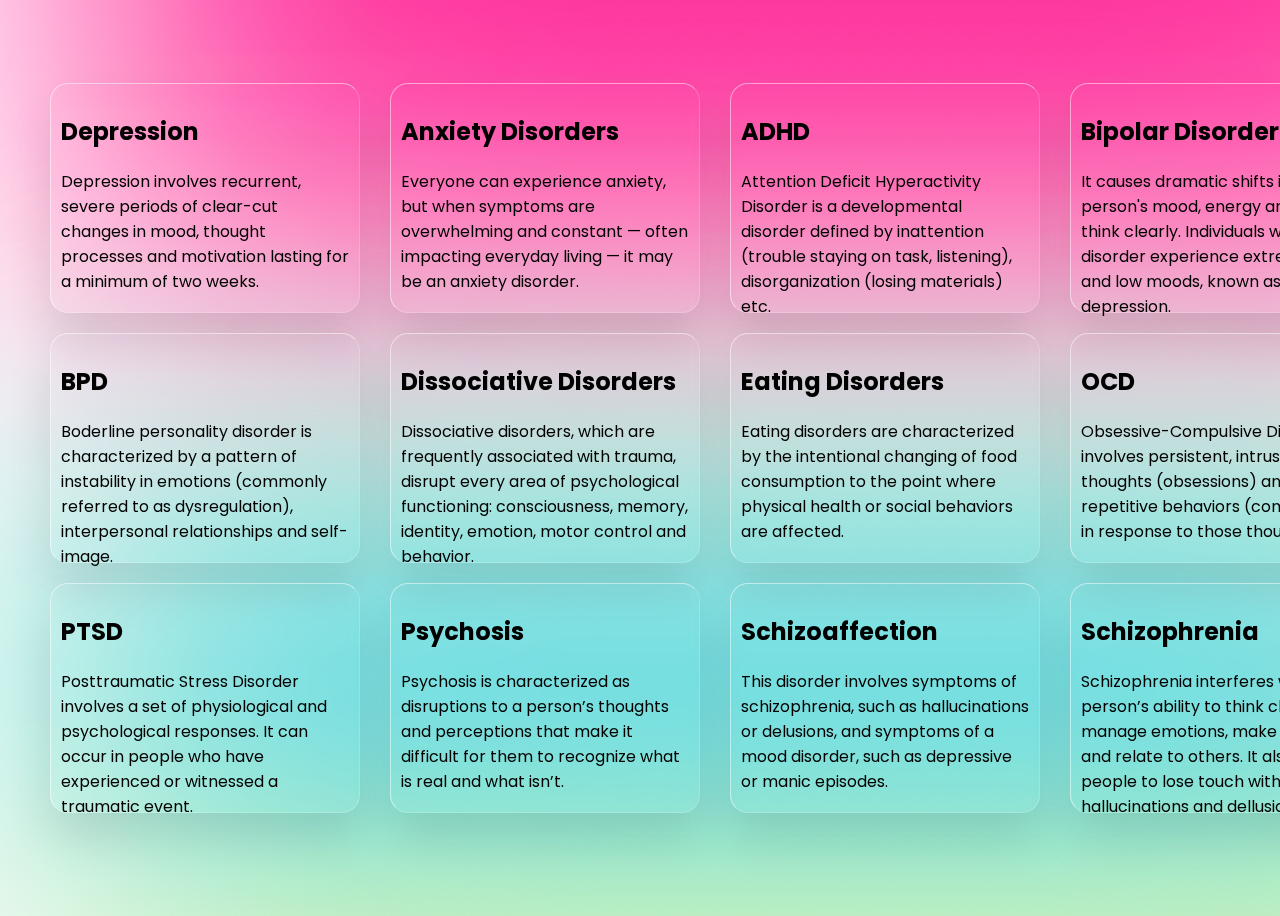
<file: conditions.html>
<!DOCTYPE html>
<html lang="en">
<head>
    <meta charset="UTF-8">
    <meta http-equiv="X-UA-Compatible" content="IE=edge">
    <meta name="viewport" content="width=device-width, initial-scale=1.0">
    <title>mental conditions</title>
    <link rel="stylesheet" href="conditions_styles.css">
    <link rel="icon" href="favicon.ico">
</head>
<body>
    <div class="container">
    <div class="card" data-tilt data-tilt-scale="1.1">
        <div class="card_text">
            <h2>Depression</h2>
            <p>Depression involves recurrent, severe periods of clear-cut changes in mood, 
                thought processes and motivation lasting for a minimum of two weeks.</p>
        </div>
    </div>
    <div class="card" data-tilt data-tilt-scale="1.1">
        <div class="card_text">
            <h2>Anxiety Disorders</h2>
            <p>Everyone can experience anxiety, but when symptoms are overwhelming and constant — often impacting everyday living — it may be an anxiety disorder.
            </p>
        </div>
    </div>
    <div class="card" data-tilt data-tilt-scale="1.1">
        <div class="card_text" >
            <h2>ADHD</h2>
            <p>Attention Deficit Hyperactivity Disorder is a developmental disorder defined by inattention (trouble staying on task, listening), disorganization (losing materials) etc.</p>
        </div>
    </div>
    <div class="card" data-tilt data-tilt-scale="1.1">
        <div class="card_text">
            <h2>Bipolar Disorder</h2>
            <p>It causes dramatic shifts in a person's mood, energy and ability to think clearly. Individuals with this disorder experience extreme high and low moods, known as mania and depression.</p>
        </div>
    </div>
    <div class="card" data-tilt data-tilt-scale="1.1">
        <div class="card_text">
            <h2>BPD
            </h2>
            <p>Boderline personality disorder is characterized by a pattern of instability in emotions (commonly referred to as dysregulation), interpersonal relationships and self-image.</p>
        </div>
    </div>
    <div class="card" data-tilt data-tilt-scale="1.1">
        <div class="card_text">
            <h2>Dissociative Disorders
            </h2>
            <p>Dissociative disorders, which are frequently associated with trauma, disrupt every area of psychological functioning: consciousness, memory, identity, emotion, motor control and behavior.
            </p>
        </div>
    </div>
    <div class="card" data-tilt data-tilt-scale="1.1">
        <div class="card_text">
            <h2>Eating Disorders
            </h2>
            <p>Eating disorders are characterized by the intentional changing of food consumption to the point where physical health or social behaviors are affected.</p>
        </div>
    </div>
    <div class="card" data-tilt data-tilt-scale="1.1">
        <div class="card_text">
            <h2>OCD</h2>
            <p>Obsessive-Compulsive Disorder involves persistent, intrusive thoughts (obsessions) and repetitive behaviors (compulsions) in response to those thoughts.
            </p>
        </div>
    </div>
    <div class="card" data-tilt data-tilt-scale="1.1">
        <div class="card_text">
            <h2>PTSD</h2>
            <p>Posttraumatic Stress Disorder involves a set of physiological and psychological responses. It can occur in people who have experienced or witnessed a traumatic event.
            </p>
        </div>
    </div>
    <div class="card" data-tilt data-tilt-scale="1.1">
        <div class="card_text">
            <h2>Psychosis
            </h2>
            <p>Psychosis is characterized as disruptions to a person’s thoughts and perceptions that make it difficult for them to recognize what is real and what isn’t.
            </p>
        </div>
    </div>
    <div class="card" data-tilt data-tilt-scale="1.1">
        <div class="card_text">
            <h2>Schizoaffection
            </h2>
            <p>This disorder involves symptoms of schizophrenia, such as hallucinations or delusions, and symptoms of a mood disorder, such as depressive or manic episodes.
            </p>
        </div>
    </div>
    <div class="card" data-tilt data-tilt-scale="1.1">
        <div class="card_text">
            <h2>Schizophrenia
            </h2>
            <p>Schizophrenia interferes with a person’s ability to think clearly, manage emotions, make decisions and relate to others. It also causes people to lose touch with reality like hallucinations and dellusions.
            </p>
        </div>
    </div>
</div>
<script src="vanilla-tilt.min.js"></script>
</body>
</html>
</file>
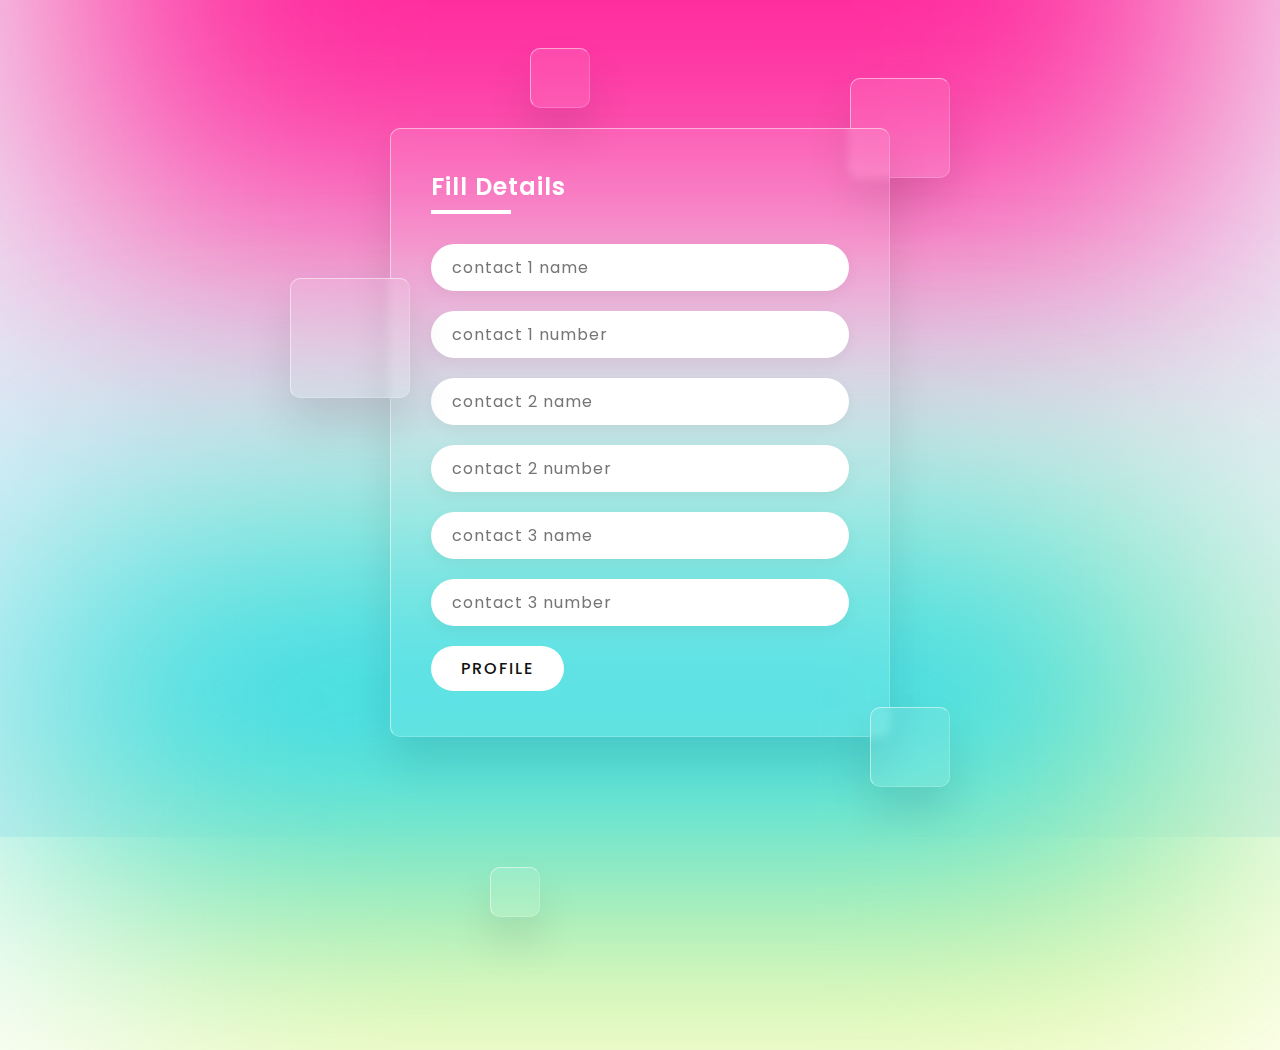
<file: fill_detail.html>
<!DOCTYPE html>
<html lang="en">
<head>
    <meta charset="UTF-8">
    <meta http-equiv="X-UA-Compatible" content="IE=edge">
    <meta name="viewport" content="width=device-width, initial-scale=1.0">
    <title>fill details</title>
    <link rel="stylesheet" href="fill_details.css">
    <link rel="icon" href="favicon.ico">
</head>
<body>
    <section>
        <div class="color"></div>
        <div class="color"></div>
        <div class="color"></div>
        <div class="box">
            <div class="square" style="--i:0"></div>
            <div class="square" style="--i:1"></div>
            <div class="square" style="--i:2"></div>
            <div class="square" style="--i:3"></div>
            <div class="square" style="--i:4"></div>
            <div class="container">
                <div class="form">
                    <h2>Fill Details</h2>
                    <form>
                        <div class="inputbox">
                            <input type="text" placeholder="contact 1 name">
                        </div>
                        <div class="inputbox">
                            <input type="text" placeholder="contact 1 number">
                        </div>
                        <div class="inputbox">
                            <input type="text" placeholder="contact 2 name">
                        </div>
                        <div class="inputbox">
                            <input type="text" placeholder="contact 2 number">
                        </div>
                        <div class="inputbox">
                            <input type="text" placeholder="contact 3 name">
                        </div>
                        <div class="inputbox">
                            <input type="text" placeholder="contact 3 number">
                        </div>
                        
                        <div class="inputbox">
                            <a href="profile.html">profile</a> 
                        </div>
                    </form>
                </div>
            </div>
        </div>

    </section>
</body>
</html>
</file>
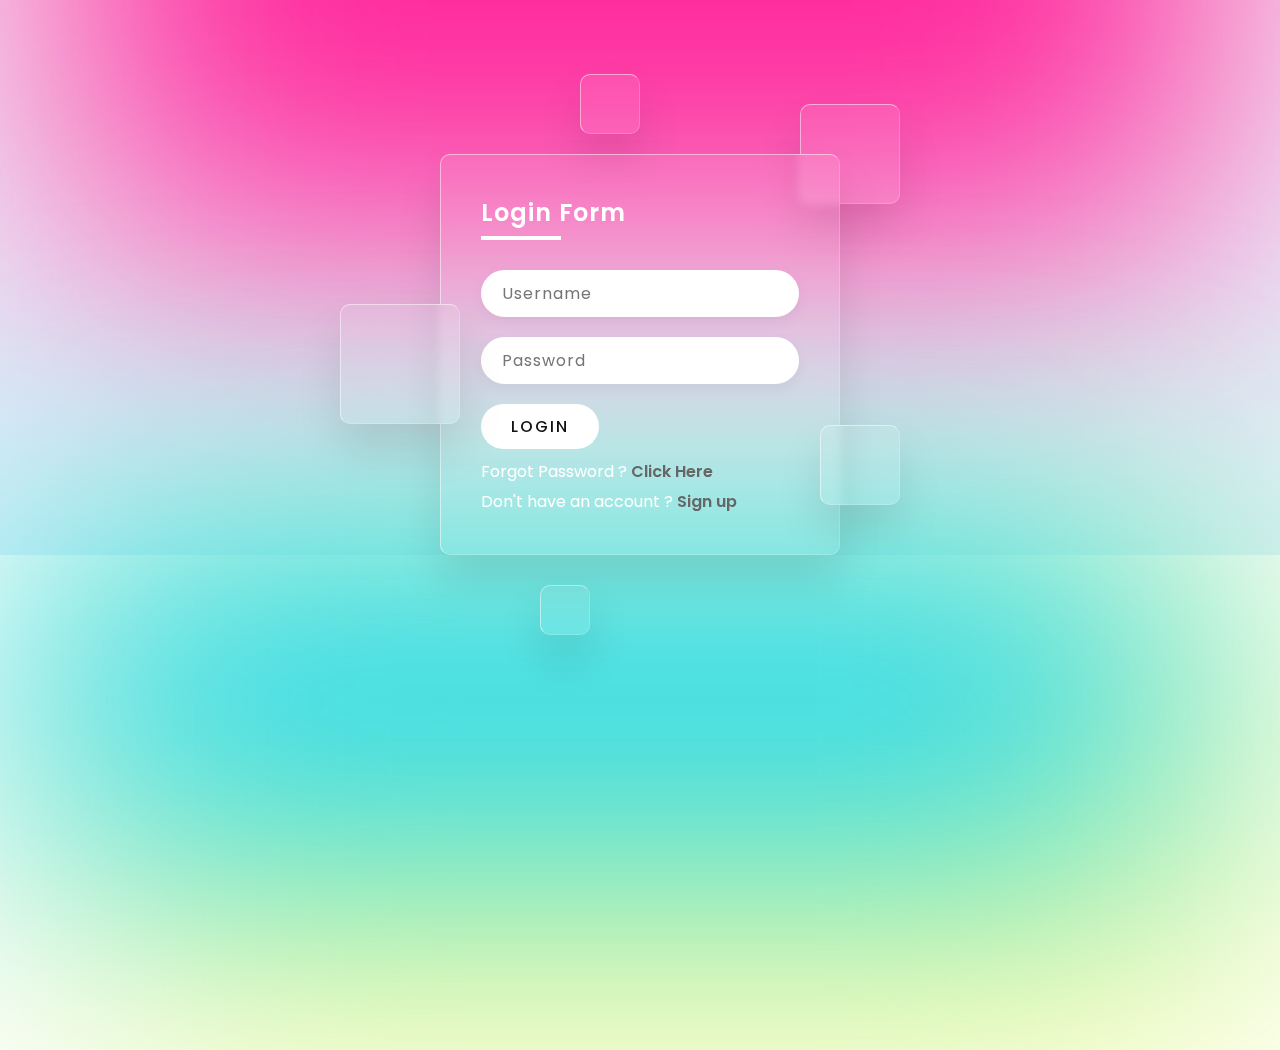
<file: login.html>
<!DOCTYPE html>
<html lang="en">
<head>
    <meta charset="UTF-8">
    <meta http-equiv="X-UA-Compatible" content="IE=edge">
    <meta name="viewport" content="width=device-width, initial-scale=1.0">
    <link rel="stylesheet" href="login_styles.css">
    <title>login page</title>
    <link rel="icon" href="favicon.ico">
</head>
<body>
    <!-- <div class="center">
        <h1>login</h1>
        <form method="post">
            <div class="txt_field">
                <input type="text" required>
                <label for="">username</label>
            </div>
            <div class="txt_field">
                <input type="text" required>
                <label for="">password</label>
            </div>
            <div class="pass">
                Forgot Password?
            </div>
            <input type="submit" value="login">
            <div class="signup_link">
                Not a member? <a href="#">Signup</a>
            </div>
        </form>
    </div> -->
    <section>
        <div class="color"></div>
        <div class="color"></div>
        <div class="color"></div>
        <div class="box">
            <div class="square" style="--i:0"></div>
            <div class="square" style="--i:1"></div>
            <div class="square" style="--i:2"></div>
            <div class="square" style="--i:3"></div>
            <div class="square" style="--i:4"></div>
            <div class="container">
                <div class="form">
                    <h2>Login Form</h2>
                    <form>
                        <div class="inputbox">
                            <input type="text" placeholder="Username" required>

                        </div>
                        <div class="inputbox">
                            <input type="password" placeholder="Password" required>
                            
                        </div>
                        <div class="inputbox">
                            <a href="profile.html">login</a>
                            
                        </div>
                        <p class="forget">Forgot Password ? <a href="#">Click Here</a>
                        </p>
                        <p class="forget">Don't have an account ? <a href="signup.html">Sign up</a>
                        </p>
                    </form>
                </div>
            </div>
        </div>
    </section>
</body>
</html>
</file>
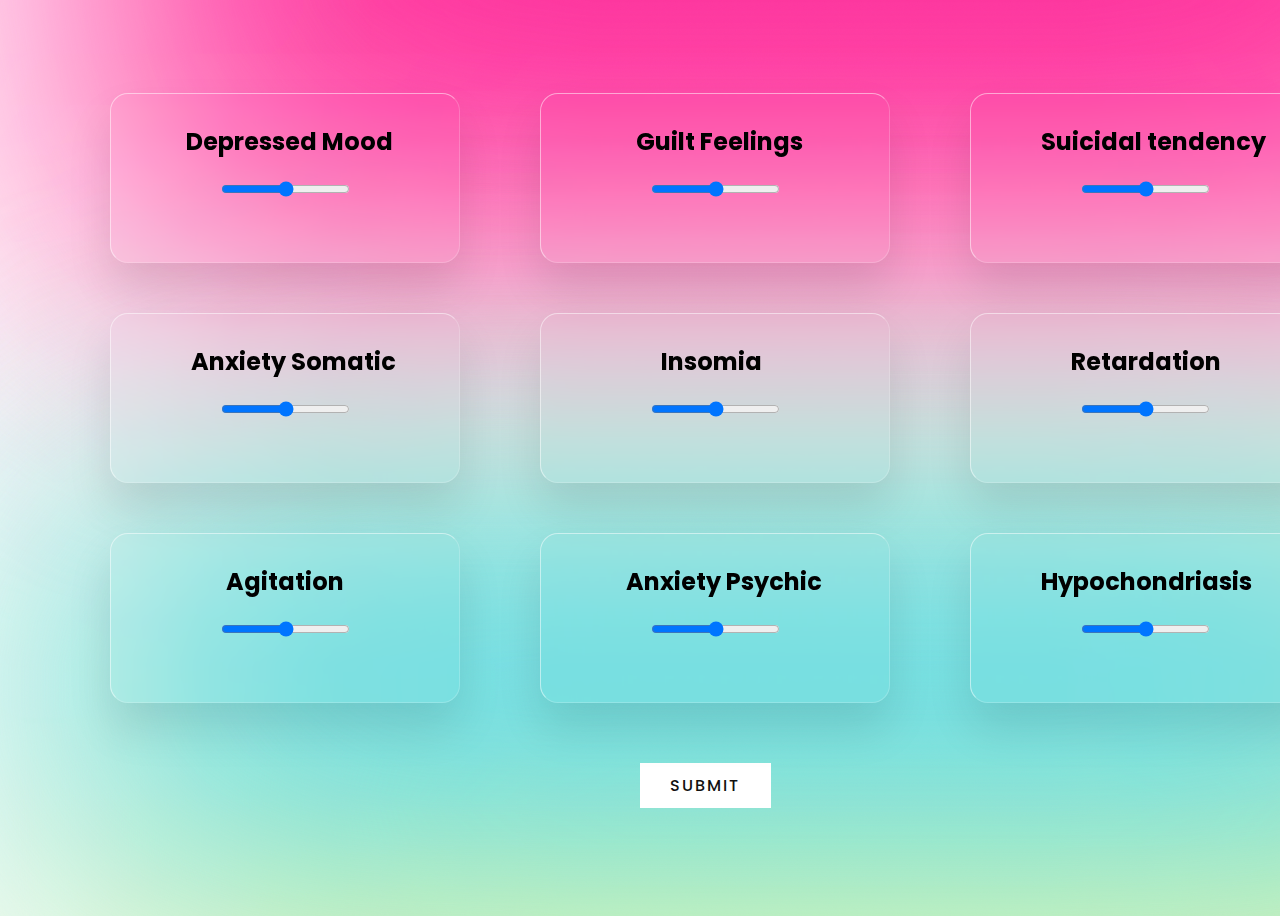
<file: question.html>
<!DOCTYPE html>
<html lang="en">
<head>
    <meta charset="UTF-8">
    <meta http-equiv="X-UA-Compatible" content="IE=edge">
    <meta name="viewport" content="width=device-width, initial-scale=1.0">
    <title>questionnaire</title>
    <link rel="stylesheet" href="questions_styles.css">
</head>
<body>
    <div class="container">

        <div class="card" data-tilt data-tilt-scale="1.3">
            <div class="card_text">
                <h2 class="questions" style="margin-left: 35px;">Depressed Mood</h2>
                <input type="range" style="margin-left: 100px;">
            </div>
        </div>

        <div class="card" data-tilt data-tilt-scale="1.3">
            <div class="card_text">
                <h2 class="questions" style="margin-left: 55px;">Guilt Feelings</h2>
                <input type="range" style="margin-left: 100px;">
            </div>
        </div>

        <div class="card" data-tilt data-tilt-scale="1.3">
            <div class="card_text">
                <h2 class="questions" style="margin-left: 30px;">Suicidal tendency</h2>
                <input type="range" style="margin-left: 100px;">
            </div>
        </div>

        <div class="card" data-tilt data-tilt-scale="1.3">
            <div class="card_text">
                <h2 class="questions" style="margin-left: 40px;">Anxiety Somatic</h2>
                <input type="range" style="margin-left: 100px;">
            </div>
        </div>

        <div class="card" data-tilt data-tilt-scale="1.3">
            <div class="card_text">
                <h2 class="questions" style="margin-left: 80px;">Insomia</h2>
                <input type="range" style="margin-left: 100px;">
            </div>
        </div>

        <div class="card" data-tilt data-tilt-scale="1.3">
            <div class="card_text">
                <h2 class="questions" style="margin-left: 60px;">Retardation</h2>
                <input type="range" style="margin-left: 100px;">
            </div>
        </div>

        <div class="card" data-tilt data-tilt-scale="1.3">
            <div class="card_text">
                <h2 class="questions" style="margin-left: 75px;">Agitation</h2>
                <input type="range" style="margin-left: 100px;">
            </div>
        </div>

        <div class="card" data-tilt data-tilt-scale="1.3">
            <div class="card_text">
                <h2 class="questions" style="margin-left: 45px;">Anxiety Psychic</h2>
                <input type="range" style="margin-left: 100px;">
            </div>
        </div>

        <div class="card" data-tilt data-tilt-scale="1.3">
            <div class="card_text">
                <h2 class="questions" style="margin-left: 30px;">Hypochondriasis</h2>
                <input type="range" style="margin-left: 100px;">
            </div>
        </div>
        
        <div style="padding-left: 530px;" >
            <a href="result.html" style="font-family: 'Poppins';">Submit</a>
        </div>
    </div>
    <script src="vanilla-tilt.min.js"></script>
    
</body>
</html>
</file>
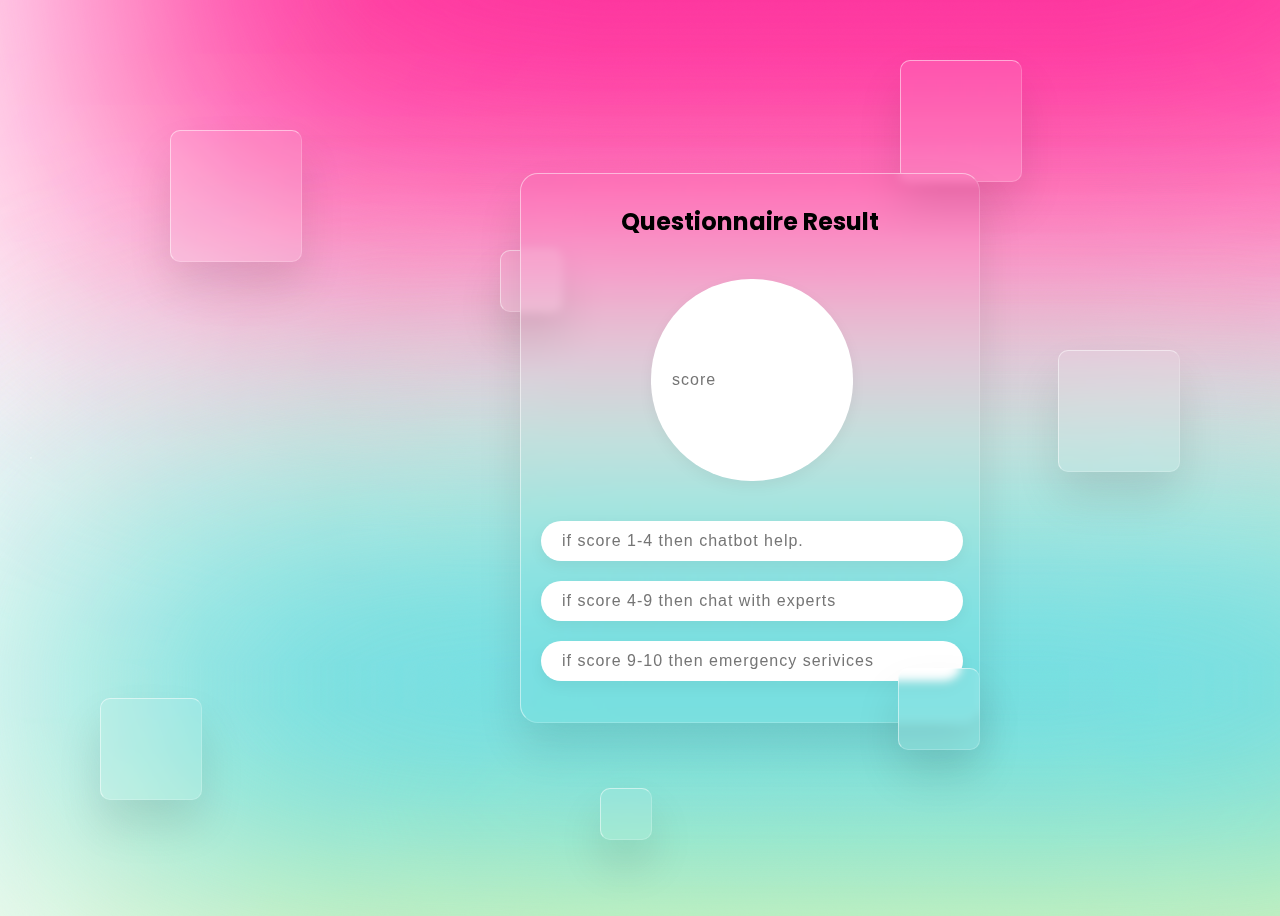
<file: result.html>
<!DOCTYPE html>
<html lang="en">
<head>
    <meta charset="UTF-8">
    <meta http-equiv="X-UA-Compatible" content="IE=edge">
    <meta name="viewport" content="width=device-width, initial-scale=1.0">
    <title>Questionnaire result</title>
    <link rel="stylesheet" href="result_style.css">
    <link rel="icon" href="favicon.ico">
</head>
<body>
    <div class="square" style="--i:0"></div>
            <div class="square" style="--i:1" data-tilt data-tilt-scale="1.3"></div>
            <div class="square" style="--i:2" data-tilt data-tilt-scale="1.3"></div>
            <div class="square" style="--i:3" data-tilt data-tilt-scale="1.3"></div>
            <div class="square" style="--i:4" data-tilt data-tilt-scale="1.3"></div>
            <div class="square" style="--i:5" data-tilt data-tilt-scale="1.3"></div>
            <div class="square" style="--i:6" data-tilt data-tilt-scale="1.3"></div>
            <div class="square" style="--i:7" data-tilt data-tilt-scale="1.3"></div>
    <div class="container">
        <div class="card" data-tilt data-tilt-scale="1.3">
            <div class="card_text">
                <h2 class="contact">Questionnaire Result</h2>
                <form>
                    <div class="inputbox">
                        <input type="text" placeholder="score" required class="stylegood1">
                    </div>
                    <div class="inputbox">
                        <input type="text" placeholder="if score 1-4 then chatbot help." required class="stylegood">
                    </div>
                    <div class="inputbox">
                        <input type="text" placeholder="if score 4-9 then chat with experts" required class="stylegood">
                    </div>
                    <div class="inputbox">
                        <input type="text" placeholder="if score 9-10 then emergency serivices" required class="stylegood">
                    </div>
                </form>
            </div>
        </div>
    </div>
    <script src="vanilla-tilt.min.js"></script>
</body>
</html>
</file>
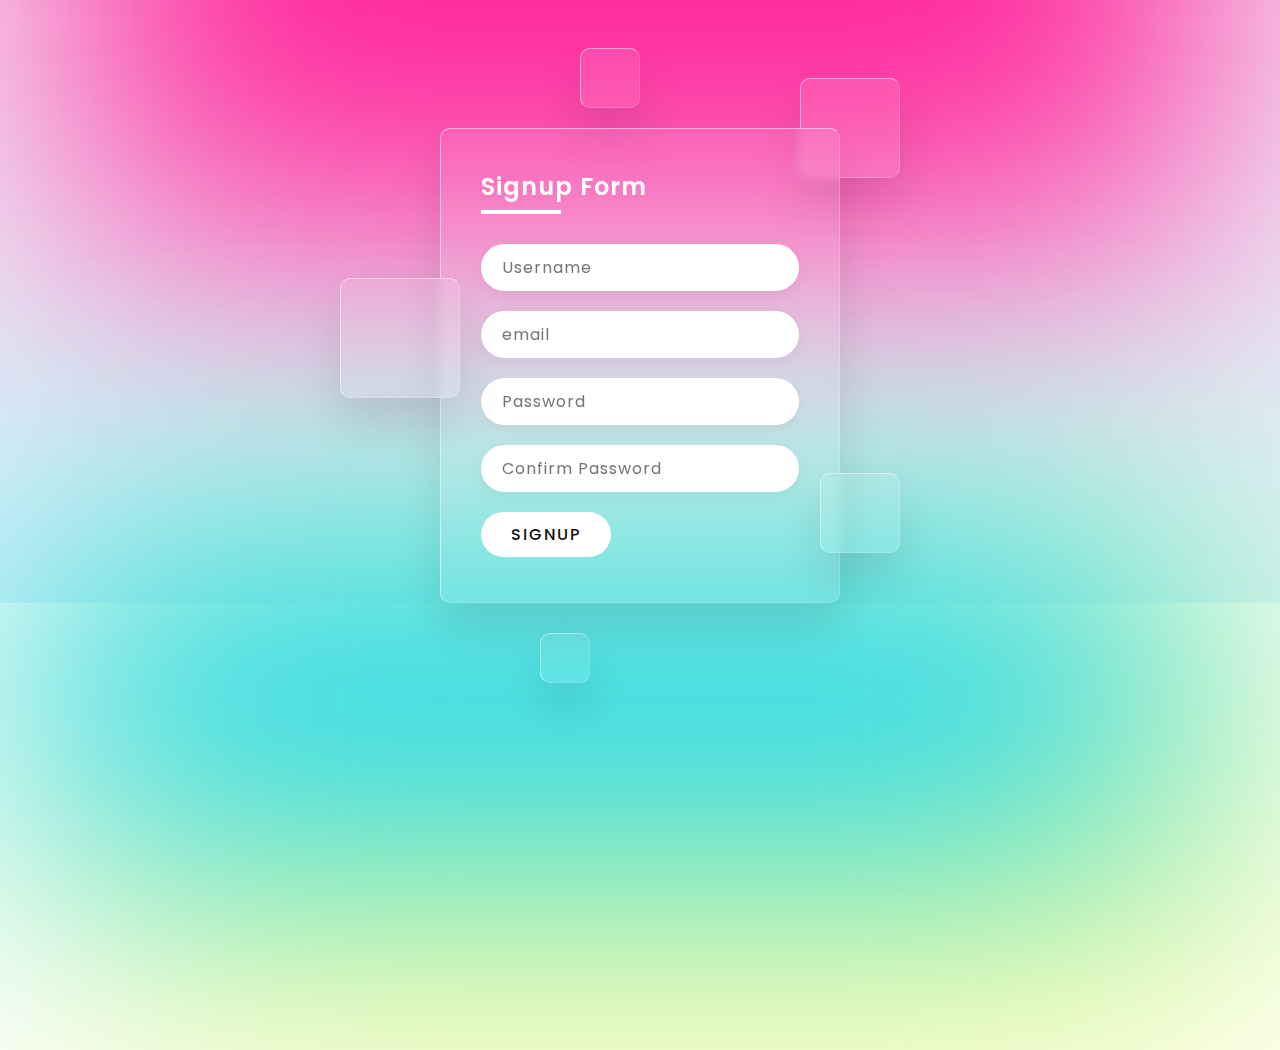
<file: signup.html>
<!DOCTYPE html>
<html lang="en">
<head>
    <meta charset="UTF-8">
    <meta http-equiv="X-UA-Compatible" content="IE=edge">
    <meta name="viewport" content="width=device-width, initial-scale=1.0">
    <title>signup page</title>
    <link rel="stylesheet" href="signup_styles.css">
    <link rel="icon" href="favicon.ico">
</head>
<body>
    <section>
        <div class="color"></div>
        <div class="color"></div>
        <div class="color"></div>
        <div class="box">
            <div class="square" style="--i:0"></div>
            <div class="square" style="--i:1"></div>
            <div class="square" style="--i:2"></div>
            <div class="square" style="--i:3"></div>
            <div class="square" style="--i:4"></div>
            <div class="container">
                <div class="form">
                    <h2>Signup Form</h2>
                    <form>
                        <div class="inputbox">
                            <input type="text" placeholder="Username">
                        </div>
                        <div class="inputbox">
                            <input type="text" placeholder="email">
                        </div>
                        <div class="inputbox">
                            <input type="password" placeholder="Password">
                            
                        </div>
                        <div class="inputbox">
                            <input type="password" placeholder="Confirm Password">
                            
                        </div>
                        <div class="inputbox">
                            <a href="fill_detail.html">signup</a> 
                        </div>
                    </form>
                </div>
            </div>
        </div>

    </section>
</body>
</html>
</file>
<file: conditions_styles.css>
@import url('https://fonts.googleapis.com/css?family=Poppins:200,300,400,500,600,700,800,900&display=swap');
body{
    width: 100vh;
    height: 100vh;
    display: flex;
    align-items: center;
    background-image:url("back2.png");
    background-size: cover;
    overflow: hidden;
    margin-left: 30px;
}
.container{
    display: grid;
    grid-template-columns: 340px 340px 340px 340px;
    grid-template-rows: 250px 250px 250px;
    padding-left: 20px;

}
.card{
    margin-bottom: 20px;
    margin-right: 30px;
    /* display: grid;
    grid-template-columns: 300px;
    grid-template-rows: 75px 75px 75px; */
    padding: 10px;
    grid-template-areas: "text";
    font-family: 'Poppins',sans-serif;
    border-radius: 18px;
    backdrop-filter: blur(5px);
    box-shadow: 0 25px 45px rgba(0,0,0,0.1);
    border: 1px solid rgba(255,255,255,0.5);
    border-right: 1px solid rgba(255,255,255,0.2);
    border-bottom: 1px solid rgba(255,255,255,0.2);
}
</file>
<file: fill_details.css>
@import url('https://fonts.googleapis.com/css?family=Poppins:200,300,400,500,600,700,800,900&display=swap');
*
{
  margin: 0;
  padding: 0;
  box-sizing: border-box;
  font-family: 'Poppins', sans-serif;
}
body{
    overflow: hidden;
}
section{
    display: flex;
    justify-content: center;
    align-items: center;
    min-width: 100vh;
    background: linear-gradient(to bottom,#f1f4f9,#dff1ff);
}
section .color{
    position:absolute;
    filter:blur(150px);

}
section .color:nth-child(1){
    top: -350px;
    height: 600px;
    width: 90%;
    background: #ff259b;
}
section .color:nth-child(2){
    bottom: -150px;
    left: 100px;
    height: 500px;
    width: 90%;
    background:#fffd87;
}
section .color:nth-child(3){
    bottom: 50px;
    right: 100px;
    height: 300px;
    width: 90%;
    background:#00d2ff;
}
.box{
    position: relative;
    margin-top: 10%;
}
.box .square{
    position: absolute;
    backdrop-filter: blur(5px);
    box-shadow: 0 25px 45px rgba(0,0,0,0.1);
    border: 1px solid rgba(255,255,255,0.5);
    border-right: 1px solid rgba(255,255,255,0.2);
    border-bottom: 1px solid rgba(255,255,255,0.2);
    background: rgba(255,255,255,0.1);
    border-radius: 10px;
    animation: animate 10s linear infinite;
    animation-delay: calc(-1s * var(--i));
}
@keyframes animate {
    0%,100%{
        transform: translateY(-40px);
    }
    50%{
        transform: translateY(40px);
    }
    
}
.box .square:nth-child(1){
    top: -50px;
    right: -60px;
    width: 100px;
    height: 100px;
}
.box .square:nth-child(2){
    top: 150px;
    left: -100px;
    width: 120px;
    height: 120px;
    z-index: 2;
}
.box .square:nth-child(3){
    bottom: 50px;
    right: -60px;
    width: 80px;
    height: 80px;
    z-index: 2;
}
.box .square:nth-child(4){
    bottom: -80px;
    left: 100px;
    width: 50px;
    height: 50px;
}
.box .square:nth-child(5){
    top: -80px;
    left: 140px;
    width: 60px;
    height: 60px;
}
.container{
    top: 0px;
    position: relative;
    width: 500px;
    min-height: 400px;
    background: rgba(255,255,255,0.1);
    border-radius: 10px;
    display: flex;
    justify-content: center;
    align-items: center;
    backdrop-filter: blur(5px);
    box-shadow: 0 25px 45px rgba(0,0,0,0.1);
    border: 1px solid rgba(255,255,255,0.5);
    border-right: 1px solid rgba(255,255,255,0.2);
    border-bottom: 1px solid rgba(255,255,255,0.2);
    margin-bottom: 100px;
}
.form{
    position: relative;
    width: 100%;
    height: 100%;
    padding: 40px;
}
.form h2{
    position: relative;
    color: #fff;
    font-size: 24px;
    font-weight: 600;
    letter-spacing: 1px;
    margin-bottom: 40px;
}
.form h2::before{
    content: '';
    position: absolute;
    left: 0;
    bottom: -10px;
    width: 80px;
    height: 4px;
    background: #fff;
}
.form .inputbox{
    width: 100%;
    margin-top: 20px;
}
.form .inputbox input{
    width: 100%;
    background-origin: rgba(225,225,255,0.2);
    border: none;
    outline: none;
    padding: 10px 20px;
    border-radius: 35px;
    border: 1px solid rgba(255,255,255,0.5);
    border-right: 1px solid rgba(255,255,255,0.2);
    border-bottom: 1px solid rgba(255,255,255,0.2);
    font-size: 16px;
    letter-spacing: 1px;
    color: #fff;
    box-shadow: 0 5px 15px rgba(0,0,0,0.05);
}
.form .inputbox a
{
  display: inline-block;
  font-size: 1em;
  background: #fff;
  padding: 10px 30px;
  text-transform: uppercase;
  text-decoration: none;
  font-weight: 500;
  color: #111;
  margin-bottom: 5px;
  border-radius: 40px;
  letter-spacing: 2px;
}
</file>
<file: login_styles.css>
@import url('https://fonts.googleapis.com/css2?family=Fredoka&family=Poppins:wght@200&family=Sacramento&family=Smooch+Sans:wght@600&display=swap');
*{
    margin: 0;
    padding: 0;
    box-sizing: border-box;
    font-family: 'Poppins',sans-serif;
}
body{
    overflow: hidden;
}
section{
    display: flex;
    justify-content: center;
    align-items: center;
    min-width: 100vh;
    background: linear-gradient(to bottom,#f1f4f9,#dff1ff);
}
section .color{
    position:absolute;
    filter:blur(150px);

}
section .color:nth-child(1){
    top: -350px;
    height: 600px;
    width: 90%;
    background: #ff259b;
}
section .color:nth-child(2){
    bottom: -150px;
    left: 100px;
    height: 500px;
    width: 90%;
    background:#fffd87;
}
section .color:nth-child(3){
    bottom: 50px;
    right: 100px;
    height: 300px;
    width: 90%;
    background:#00d2ff;
}
.box{
    position: relative;
    margin-top: 12%;
}
.box .square{
    position: absolute;
    backdrop-filter: blur(5px);
    box-shadow: 0 25px 45px rgba(0,0,0,0.1);
    border: 1px solid rgba(255,255,255,0.5);
    border-right: 1px solid rgba(255,255,255,0.2);
    border-bottom: 1px solid rgba(255,255,255,0.2);
    background: rgba(255,255,255,0.1);
    border-radius: 10px;
    animation: animate 10s linear infinite;
    animation-delay: calc(-1s * var(--i));
}
@keyframes animate {
    0%,100%{
        transform: translateY(-40px);
    }
    50%{
        transform: translateY(40px);
    }
    
}
.box .square:nth-child(1){
    top: -50px;
    right: -60px;
    width: 100px;
    height: 100px;
}
.box .square:nth-child(2){
    top: 150px;
    left: -100px;
    width: 120px;
    height: 120px;
    z-index: 2;
}
.box .square:nth-child(3){
    bottom: 50px;
    right: -60px;
    width: 80px;
    height: 80px;
    z-index: 2;
}
.box .square:nth-child(4){
    bottom: -80px;
    left: 100px;
    width: 50px;
    height: 50px;
}
.box .square:nth-child(5){
    top: -80px;
    left: 140px;
    width: 60px;
    height: 60px;
}
.container{
    position: relative;
    width: 400px;
    min-height: 400px;
    background: rgba(255,255,255,0.1);
    border-radius: 10px;
    display: flex;
    justify-content: center;
    align-items: center;
    backdrop-filter: blur(5px);
    box-shadow: 0 25px 45px rgba(0,0,0,0.1);
    border: 1px solid rgba(255,255,255,0.5);
    border-right: 1px solid rgba(255,255,255,0.2);
    border-bottom: 1px solid rgba(255,255,255,0.2);
}
.form{
    position: relative;
    width: 100%;
    height: 100%;
    padding: 40px;
}
.form h2{
    position: relative;
    color: #fff;
    font-size: 24px;
    font-weight: 600;
    letter-spacing: 1px;
    margin-bottom: 40px;
}
.form h2::before{
    content: '';
    position: absolute;
    left: 0;
    bottom: -10px;
    width: 80px;
    height: 4px;
    background: #fff;
}
.form .inputbox{
    width: 100%;
    margin-top: 20px;
}
.form .inputbox input{
    width: 100%;
    background-origin: rgba(225,225,255,0.2);
    border: none;
    outline: none;
    padding: 10px 20px;
    border-radius: 35px;
    border: 1px solid rgba(255,255,255,0.5);
    border-right: 1px solid rgba(255,255,255,0.2);
    border-bottom: 1px solid rgba(255,255,255,0.2);
    font-size: 16px;
    letter-spacing: 1px;
    color: #fff;
    box-shadow: 0 5px 15px rgba(0,0,0,0.05);
}
/* .form .inputbox {
    background: #fff;
    color: #666;
    max-width: 100px;
    cursor: pointer;
    margin-bottom: 20px;
    font-weight: 600;
} */
.form .inputbox a
{
  display: inline-block;
  font-size: 1em;
  background: #fff;
  padding: 10px 30px;
  text-transform: uppercase;
  text-decoration: none;
  font-weight: 500;
  color: #111;
  margin-bottom: 5px;
  border-radius: 40px;
  letter-spacing: 2px;
}
.forget{
    margin-top: 5px;
    color: #fff;
}
.forget a{
    color: #666;
    text-decoration: none;
    font-weight: 600;
}
</file>
<file: questions_styles.css>
@import url('https://fonts.googleapis.com/css?family=Poppins:200,300,400,500,600,700,800,900&display=swap');
body{
    width: 100vh;
    height: 100vh;
    display: flex;
    align-items: center;
    background-image:url("back2.png");
    background-size: cover;
    overflow: hidden;
    margin-left: 30px;
}
.container{
    display: grid;
    grid-template-columns: 430px 430px 430px ;
    grid-template-rows: 220px 220px 220px 100px;
    padding-left: 80px;
    padding-top: 30px;

}
.card{
    margin-bottom: 50px;
    margin-right: 80px;
    /* display: grid;
    grid-template-columns: 300px;
    grid-template-rows: 75px 75px 75px; */
    padding: 10px;
    grid-template-areas: "text";
    font-family: 'Poppins',sans-serif;
    border-radius: 18px;
    backdrop-filter: blur(5px);
    box-shadow: 0 25px 45px rgba(0,0,0,0.1);
    border: 1px solid rgba(255,255,255,0.5);
    border-right: 1px solid rgba(255,255,255,0.2);
    border-bottom: 1px solid rgba(255,255,255,0.2);
}
.form .inputbox{
    width: 100%;
    margin-top: 20px;
}
.form .inputbox input{
    width: 100%;
    background-origin: rgba(225,225,255,0.2);
    border: none;
    outline: none;
    padding: 10px 20px;
    border-radius: 35px;
    border: 1px solid rgba(255,255,255,0.5);
    border-right: 1px solid rgba(255,255,255,0.2);
    border-bottom: 1px solid rgba(255,255,255,0.2);
    font-size: 16px;
    letter-spacing: 1px;
    color: #fff;
    box-shadow: 0 5px 15px rgba(0,0,0,0.05);
}
.stylegood{
    background-origin: rgba(225,225,255,0.2);
    border: none;
    outline: none;
    width: 240px;
    padding: 10px 20px;
    border-radius: 35px;
    border: 1px solid rgba(255,255,255,0.5);
    border-right: 1px solid rgba(255,255,255,0.2);
    border-bottom: 1px solid rgba(255,255,255,0.2);
    font-size: 16px;
    letter-spacing: 1px;
    color: #fff;
    box-shadow: 0 5px 15px rgba(0,0,0,0.05);
    margin-top: 20px;
}
.questions{
    padding-left: 30px;
}
.profile_photo{
    margin-left: 90px;
}

a
{
  display: inline-block;
  font-size: 1em;
  background: #fff;
  padding: 10px 30px;
  text-transform: uppercase;
  text-decoration: none;
  font-weight: 500;
  margin-top: 10px;
  color: #111;
  letter-spacing: 2px;
  transition: 0.3s;
}
a:hover
{
  letter-spacing: 6px;
}
</file>
<file: result_style.css>
@import url('https://fonts.googleapis.com/css?family=Poppins:200,300,400,500,600,700,800,900&display=swap');
body{
    width: 100vh;
    height: 100vh;
    display: flex;
    align-items: center;
    background-image:url("back2.png");
    background-size: cover;
    overflow: hidden;
    margin-left: 30px;
}
.container{
    display: grid;
    grid-template-columns: 960px;
    grid-template-rows: 570px;
    padding-left: 20px;

}
.card{
    margin-bottom: 20px;
    margin-right: 30px;
    margin-left: 470px;
    /* display: grid;
    grid-template-columns: 300px;
    grid-template-rows: 75px 75px 75px; */
    padding: 10px;
    grid-template-areas: "text";
    font-family: 'Poppins',sans-serif;
    border-radius: 18px;
    backdrop-filter: blur(5px);
    box-shadow: 0 25px 45px rgba(0,0,0,0.1);
    border: 1px solid rgba(255,255,255,0.5);
    border-right: 1px solid rgba(255,255,255,0.2);
    border-bottom: 1px solid rgba(255,255,255,0.2);
}
.form .inputbox{
    width: 100%;
    margin-top: 20px;
}
.form .inputbox input{
    width: 100%;
    background-origin: rgba(225,225,255,0.2);
    border: none;
    outline: none;
    padding: 10px 20px;
    border-radius: 35px;
    border: 1px solid rgba(255,255,255,0.5);
    border-right: 1px solid rgba(255,255,255,0.2);
    border-bottom: 1px solid rgba(255,255,255,0.2);
    font-size: 16px;
    letter-spacing: 1px;
    color: #fff;
    box-shadow: 0 5px 15px rgba(0,0,0,0.05);
}
.stylegood{
    background-origin: rgba(225,225,255,0.2);
    border: none;
    outline: none;
    margin-left: 10px;
    width: 380px;
    padding: 10px 20px;
    border-radius: 35px;
    border: 1px solid rgba(255,255,255,0.5);
    border-right: 1px solid rgba(255,255,255,0.2);
    border-bottom: 1px solid rgba(255,255,255,0.2);
    font-size: 16px;
    letter-spacing: 1px;
    color: #fff;
    box-shadow: 0 5px 15px rgba(0,0,0,0.05);
    margin-top: 20px;
}
.stylegood1{
    background-origin: rgba(225,225,255,0.2);
    border: none;
    outline: none;
    margin-left: 120px;
    height: 180px;
    margin-bottom: 20px;
    width: 160px;
    padding: 10px 20px;
    border-radius: 100px;
    border: 1px solid rgba(255,255,255,0.5);
    border-right: 1px solid rgba(255,255,255,0.2);
    border-bottom: 1px solid rgba(255,255,255,0.2);
    font-size: 16px;
    letter-spacing: 1px;
    color: #fff;
    box-shadow: 0 5px 15px rgba(0,0,0,0.05);
    margin-top: 20px;
}
.contact{
    padding-left: 90px;
}
.profile_photo{
    margin-left: 90px;
}
.square{
    position: absolute;
    backdrop-filter: blur(5px);
    box-shadow: 0 25px 45px rgba(0,0,0,0.1);
    border: 1px solid rgba(255,255,255,0.5);
    border-right: 1px solid rgba(255,255,255,0.2);
    border-bottom: 1px solid rgba(255,255,255,0.2);
    background: rgba(255,255,255,0.1);
    border-radius: 10px;
    animation: animate 10s linear infinite;
    animation-delay: calc(-1s * var(--i));
}
@keyframes animate {
    0%,100%{
        transform: translateY(-40px);
    }
    50%{
        transform: translateY(40px);
    }
    
}
.square:nth-child(1){
    top: 350px;
    right: 100px;
    width: 120px;
    height: 120px;
}
 .square:nth-child(2){
    top: 130px;
    left: 170px;
    width: 130px;
    height: 130px;
    z-index: 2;
}
 .square:nth-child(3){
    bottom: 150px;
    right: 300px;
    width: 80px;
    height: 80px;
    z-index: 2;
}
.square:nth-child(4){
    bottom: 60px;
    left: 600px;
    width: 50px;
    height: 50px;
}
.square:nth-child(5){
    top: 60px;
    left: 900px;
    width: 120px;
    height: 120px;
}
.square:nth-child(6){
    top: 250px;
    left: 500px;
    width: 60px;
    height: 60px;
} 
.square:nth-child(7){
    bottom: 100px;
    left: 100px;
    width: 100px;
    height: 100px;
}
</file>
<file: signup_styles.css>
@import url('https://fonts.googleapis.com/css?family=Poppins:200,300,400,500,600,700,800,900&display=swap');
*
{
  margin: 0;
  padding: 0;
  box-sizing: border-box;
  font-family: 'Poppins', sans-serif;
}
body{
    overflow: hidden;
}
section{
    display: flex;
    justify-content: center;
    align-items: center;
    min-width: 100vh;
    background: linear-gradient(to bottom,#f1f4f9,#dff1ff);
}
section .color{
    position:absolute;
    filter:blur(150px);

}
section .color:nth-child(1){
    top: -350px;
    height: 600px;
    width: 90%;
    background: #ff259b;
}
section .color:nth-child(2){
    bottom: -150px;
    left: 100px;
    height: 500px;
    width: 90%;
    background:#fffd87;
}
section .color:nth-child(3){
    bottom: 50px;
    right: 100px;
    height: 300px;
    width: 90%;
    background:#00d2ff;
}
.box{
    position: relative;
    margin-top: 10%;
}
.box .square{
    position: absolute;
    backdrop-filter: blur(5px);
    box-shadow: 0 25px 45px rgba(0,0,0,0.1);
    border: 1px solid rgba(255,255,255,0.5);
    border-right: 1px solid rgba(255,255,255,0.2);
    border-bottom: 1px solid rgba(255,255,255,0.2);
    background: rgba(255,255,255,0.1);
    border-radius: 10px;
    animation: animate 10s linear infinite;
    animation-delay: calc(-1s * var(--i));
}
@keyframes animate {
    0%,100%{
        transform: translateY(-40px);
    }
    50%{
        transform: translateY(40px);
    }
    
}
.box .square:nth-child(1){
    top: -50px;
    right: -60px;
    width: 100px;
    height: 100px;
}
.box .square:nth-child(2){
    top: 150px;
    left: -100px;
    width: 120px;
    height: 120px;
    z-index: 2;
}
.box .square:nth-child(3){
    bottom: 50px;
    right: -60px;
    width: 80px;
    height: 80px;
    z-index: 2;
}
.box .square:nth-child(4){
    bottom: -80px;
    left: 100px;
    width: 50px;
    height: 50px;
}
.box .square:nth-child(5){
    top: -80px;
    left: 140px;
    width: 60px;
    height: 60px;
}
.container{
    position: relative;
    width: 400px;
    min-height: 400px;
    background: rgba(255,255,255,0.1);
    border-radius: 10px;
    display: flex;
    justify-content: center;
    align-items: center;
    backdrop-filter: blur(5px);
    box-shadow: 0 25px 45px rgba(0,0,0,0.1);
    border: 1px solid rgba(255,255,255,0.5);
    border-right: 1px solid rgba(255,255,255,0.2);
    border-bottom: 1px solid rgba(255,255,255,0.2);
}
.form{
    position: relative;
    width: 100%;
    height: 100%;
    padding: 40px;
}
.form h2{
    position: relative;
    color: #fff;
    font-size: 24px;
    font-weight: 600;
    letter-spacing: 1px;
    margin-bottom: 40px;
}
.form h2::before{
    content: '';
    position: absolute;
    left: 0;
    bottom: -10px;
    width: 80px;
    height: 4px;
    background: #fff;
}
.form .inputbox{
    width: 100%;
    margin-top: 20px;
}
.form .inputbox input{
    width: 100%;
    background-origin: rgba(225,225,255,0.2);
    border: none;
    outline: none;
    padding: 10px 20px;
    border-radius: 35px;
    border: 1px solid rgba(255,255,255,0.5);
    border-right: 1px solid rgba(255,255,255,0.2);
    border-bottom: 1px solid rgba(255,255,255,0.2);
    font-size: 16px;
    letter-spacing: 1px;
    color: #fff;
    box-shadow: 0 5px 15px rgba(0,0,0,0.05);
}
.form .inputbox a
{
  display: inline-block;
  font-size: 1em;
  background: #fff;
  padding: 10px 30px;
  text-transform: uppercase;
  text-decoration: none;
  font-weight: 500;
  color: #111;
  margin-bottom: 5px;
  border-radius: 40px;
  letter-spacing: 2px;
}
</file>
